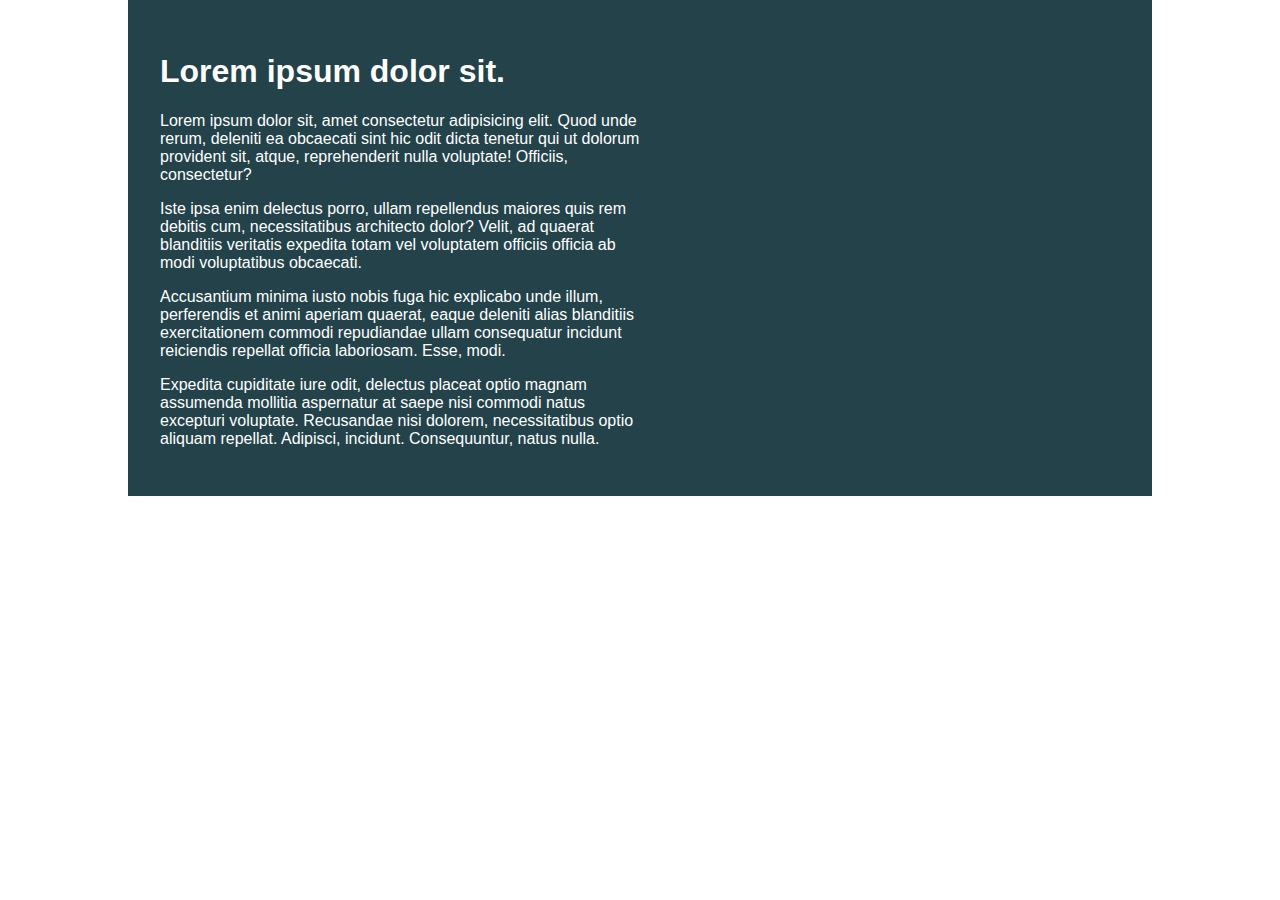
<file: challenge01/index.html>
<!DOCTYPE html>
<html lang="en">

<head>
    <meta charset="UTF-8">
    <meta name="viewport" content="width=device-width, initial-scale=1.0">
    <title>Day 01</title>

    <link rel="stylesheet" href="style.css">
</head>

<body>
    <div class="container">
        <div class="intro-content">
            <h1>Lorem ipsum dolor sit.</h1>
            <p>Lorem ipsum dolor sit, amet consectetur adipisicing elit. Quod unde rerum, deleniti ea obcaecati sint hic
                odit dicta tenetur qui ut dolorum provident sit, atque, reprehenderit nulla voluptate! Officiis,
                consectetur?</p>
            <p>Iste ipsa enim delectus porro, ullam repellendus maiores quis rem debitis cum, necessitatibus architecto
                dolor? Velit, ad quaerat blanditiis veritatis expedita totam vel voluptatem officiis officia ab modi
                voluptatibus obcaecati.</p>
            <p>Accusantium minima iusto nobis fuga hic explicabo unde illum, perferendis et animi aperiam quaerat, eaque
                deleniti alias blanditiis exercitationem commodi repudiandae ullam consequatur incidunt reiciendis
                repellat officia laboriosam. Esse, modi.</p>
            <p>Expedita cupiditate iure odit, delectus placeat optio magnam assumenda mollitia aspernatur at saepe nisi
                commodi natus excepturi voluptate. Recusandae nisi dolorem, necessitatibus optio aliquam repellat.
                Adipisci, incidunt. Consequuntur, natus nulla.</p>
        </div>
    </div>
</body>

</html>
</file>
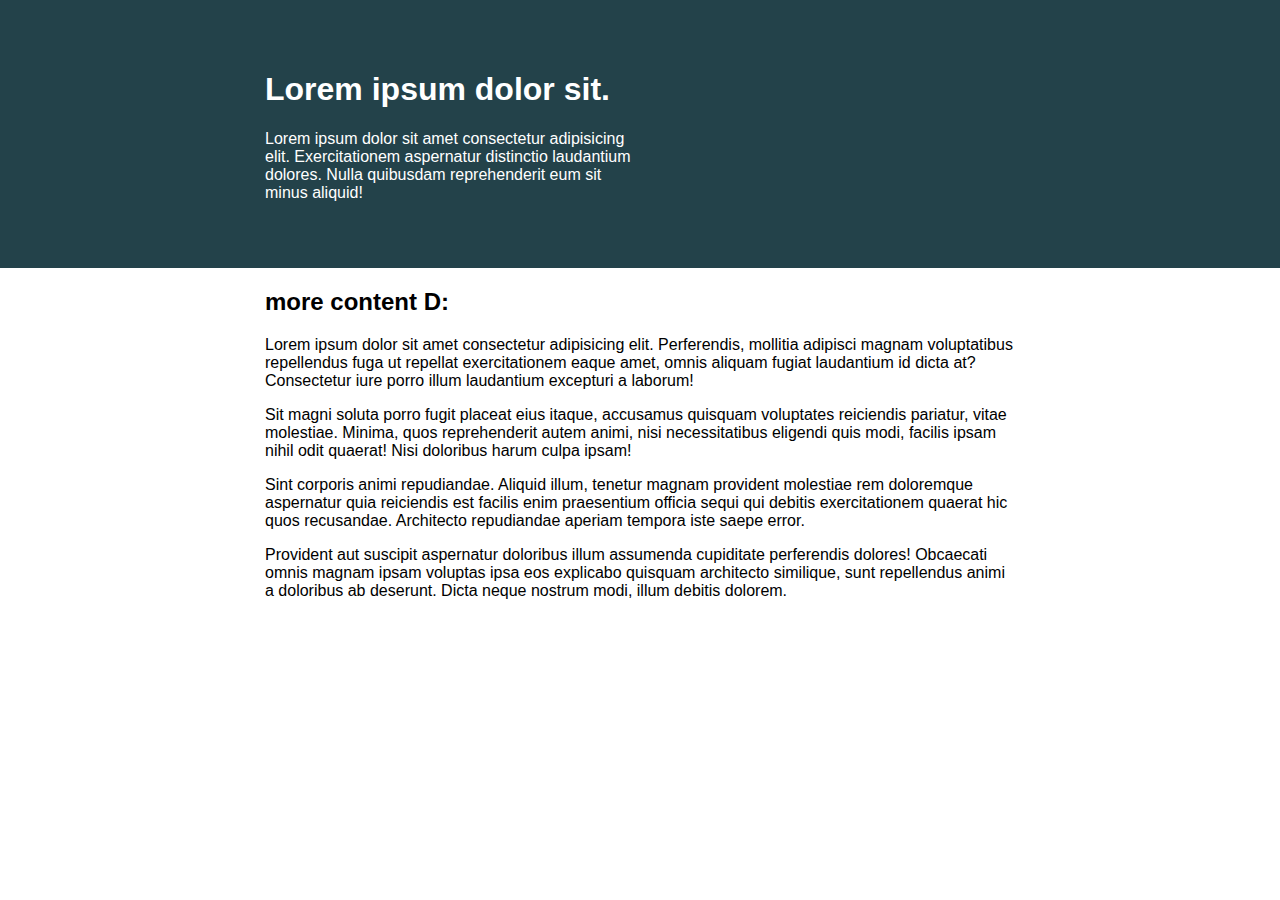
<file: challenge02/index.html>
<!DOCTYPE html>
<html lang="en">
  <head>
    <meta charset="UTF-8" />
    <meta name="viewport" content="width=device-width, initial-scale=1.0" />
    <title>Day 01</title>

    <link rel="stylesheet" href="style.css" />
  </head>
  <body>
    <div class="intro">
      <div class="container">
        <div class="intro-content">
          <h1>Lorem ipsum dolor sit.</h1>
          <p>
            Lorem ipsum dolor sit amet consectetur adipisicing elit.
            Exercitationem aspernatur distinctio laudantium dolores. Nulla
            quibusdam reprehenderit eum sit minus aliquid!
          </p>
        </div>
      </div>
    </div>

    <div class="container">
      <h2>more content D:</h2>
      <p>
        Lorem ipsum dolor sit amet consectetur adipisicing elit. Perferendis,
        mollitia adipisci magnam voluptatibus repellendus fuga ut repellat
        exercitationem eaque amet, omnis aliquam fugiat laudantium id dicta at?
        Consectetur iure porro illum laudantium excepturi a laborum!
      </p>
      <p>
        Sit magni soluta porro fugit placeat eius itaque, accusamus quisquam
        voluptates reiciendis pariatur, vitae molestiae. Minima, quos
        reprehenderit autem animi, nisi necessitatibus eligendi quis modi,
        facilis ipsam nihil odit quaerat! Nisi doloribus harum culpa ipsam!
      </p>
      <p>
        Sint corporis animi repudiandae. Aliquid illum, tenetur magnam provident
        molestiae rem doloremque aspernatur quia reiciendis est facilis enim
        praesentium officia sequi qui debitis exercitationem quaerat hic quos
        recusandae. Architecto repudiandae aperiam tempora iste saepe error.
      </p>
      <p>
        Provident aut suscipit aspernatur doloribus illum assumenda cupiditate
        perferendis dolores! Obcaecati omnis magnam ipsam voluptas ipsa eos
        explicabo quisquam architecto similique, sunt repellendus animi a
        doloribus ab deserunt. Dicta neque nostrum modi, illum debitis dolorem.
      </p>
    </div>
  </body>
</html>
</file>
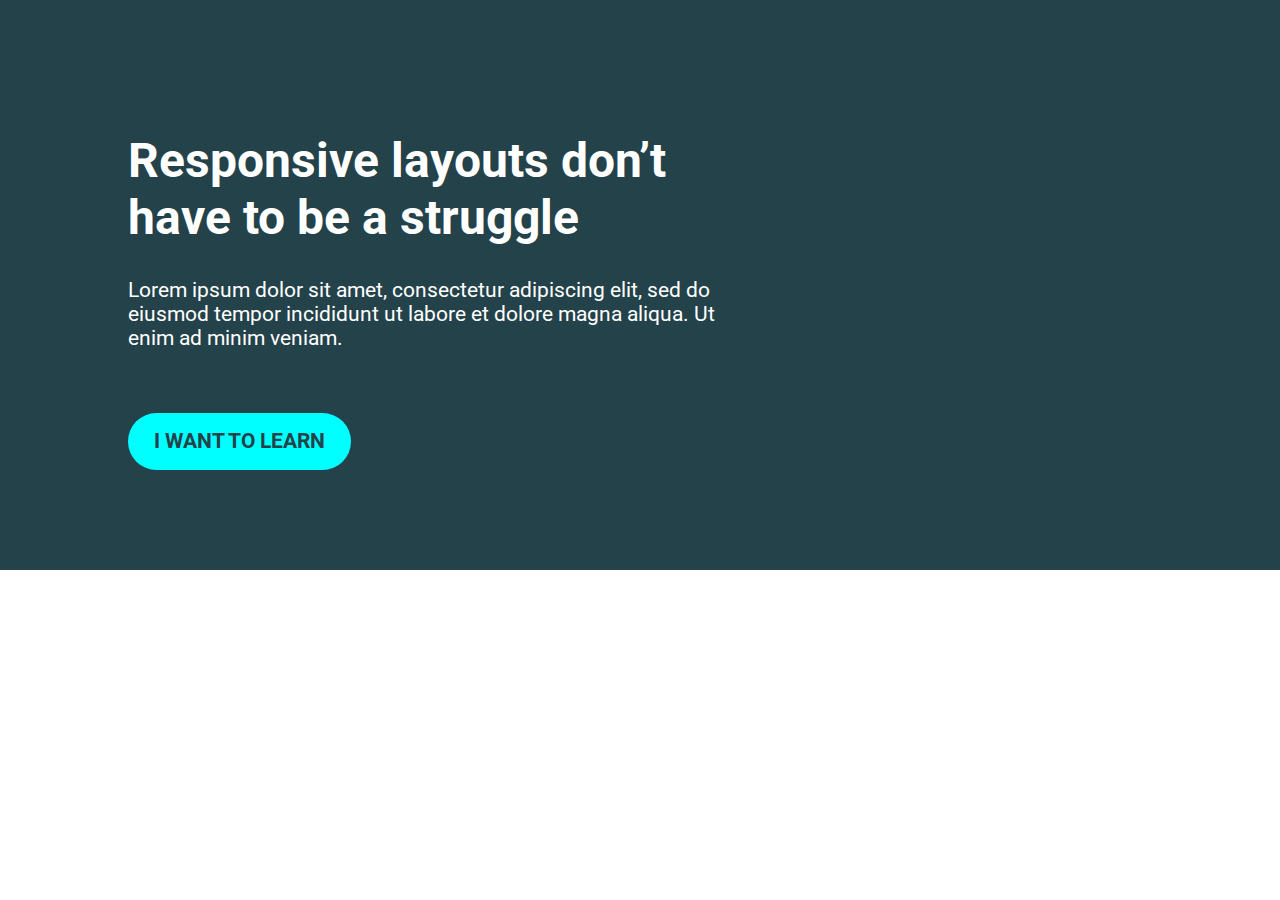
<file: challenge03/index.html>
<!DOCTYPE html>
<html lang="en">
  <head>
    <meta charset="UTF-8" />
    <meta http-equiv="X-UA-Compatible" content="IE=edge" />
    <meta name="viewport" content="width=device-width, initial-scale=1.0" />
    <link rel="stylesheet" href="style.css" />
    <title>Challenge 03</title>
    <link rel="preconnect" href="https://fonts.googleapis.com">
    <link rel="preconnect" href="https://fonts.gstatic.com" crossorigin>
    <link href="https://fonts.googleapis.com/css2?family=Roboto:wght@400;700;900&display=swap" rel="stylesheet">
  </head>
  <body>
    <div class="hero">
      <div class="container">
      <div class="hero__text">
        <h1>Responsive layouts don’t have to be a struggle</h1>
        <p>
          Lorem ipsum dolor sit amet, consectetur adipiscing elit, sed do eiusmod
          tempor incididunt ut labore et dolore magna aliqua. Ut enim ad minim
          veniam.
        </p>
          <a href="#" class="btn">I WANT TO LEARN</a>
      </div>
      </div>
  </body>
</html>
</file>
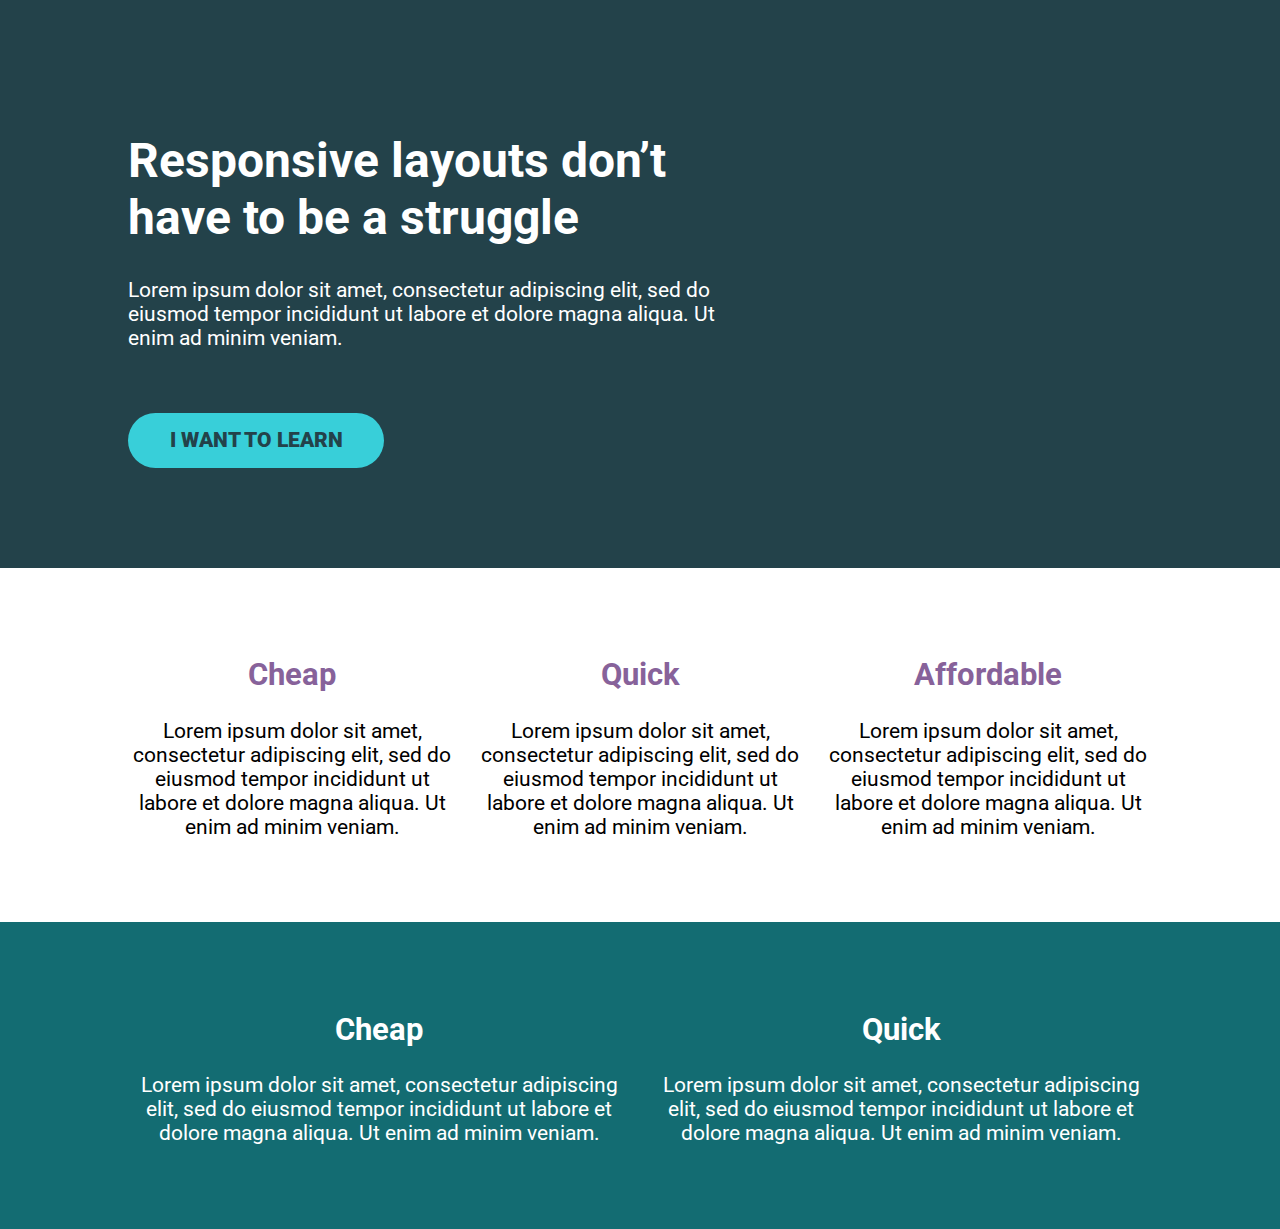
<file: challenge04/index.html>
<!DOCTYPE html>
<html lang="en">
  <head>
    <meta charset="UTF-8" />
    <meta name="viewport" content="width=device-width, initial-scale=1.0" />
    <title>Challenge time!</title>
    <link
      href="https://fonts.googleapis.com/css2?family=Roboto:wght@400;900&display=swap"
      rel="stylesheet"
    />
    <link rel="stylesheet" href="style.css" />
  </head>
  <body>
    <div class="hero">
      <div class="container d-flex justify-between">
        <div class="hero__text">
          <h1>Responsive layouts don’t have to be a struggle</h1>
          <p>
            Lorem ipsum dolor sit amet, consectetur adipiscing elit, sed do
            eiusmod tempor incididunt ut labore et dolore magna aliqua. Ut enim
            ad minim veniam.
          </p>
          <a href="#" class="btn">I want to learn</a>
        </div>
      </div>
    </div>

    <div class="container d-flex">
      <div class="col text-center">
        <h2 class="accent">Cheap</h2>
        <p>
          Lorem ipsum dolor sit amet, consectetur adipiscing elit, sed do
          eiusmod tempor incididunt ut labore et dolore magna aliqua. Ut enim ad
          minim veniam.
        </p>
      </div>
      <div class="col text-center">
        <h2 class="accent">Quick</h2>
        <p>
          Lorem ipsum dolor sit amet, consectetur adipiscing elit, sed do
          eiusmod tempor incididunt ut labore et dolore magna aliqua. Ut enim ad
          minim veniam.
        </p>
      </div>
      <div class="col text-center">
        <h2 class="accent">Affordable</h2>
        <p>
          Lorem ipsum dolor sit amet, consectetur adipiscing elit, sed do
          eiusmod tempor incididunt ut labore et dolore magna aliqua. Ut enim ad
          minim veniam.
        </p>
      </div>
    </div>

    <div class="footer">
      <div class="d-flex container">
        <div class="col text-center">
          <h2>Cheap</h2>
          <p>
            Lorem ipsum dolor sit amet, consectetur adipiscing elit, sed do
            eiusmod tempor incididunt ut labore et dolore magna aliqua. Ut enim
            ad minim veniam.
          </p>
        </div>
        <div class="col text-center">
          <h2>Quick</h2>
          <p>
            Lorem ipsum dolor sit amet, consectetur adipiscing elit, sed do
            eiusmod tempor incididunt ut labore et dolore magna aliqua. Ut enim
            ad minim veniam.
          </p>
        </div>
      </div>
    </div>
  </body>
</html>
</file>
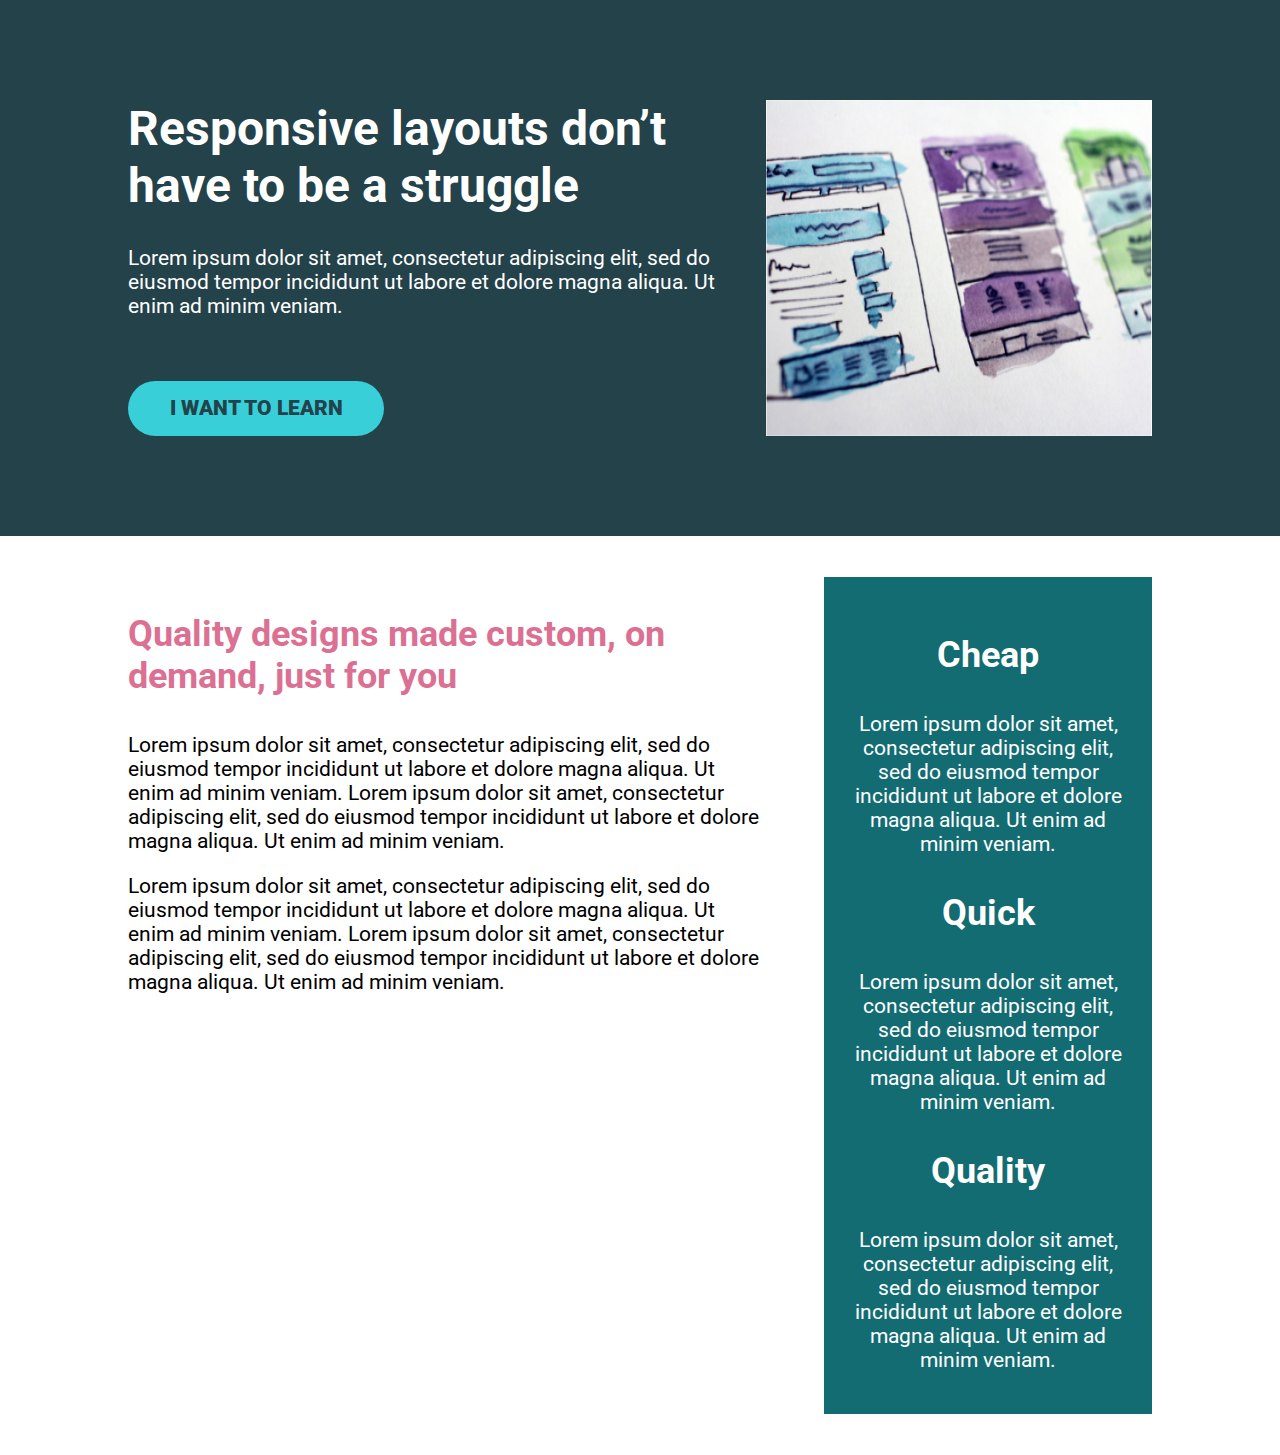
<file: challenge05/index.html>
<!DOCTYPE html>
<html lang="en">
  <head>
    <meta charset="UTF-8" />
    <meta name="viewport" content="width=device-width, initial-scale=1.0" />
    <title>Conquering Rsponsive Layouts</title>
    <link
      href="https://fonts.googleapis.com/css2?family=Roboto:wght@400;900&display=swap"
      rel="stylesheet"
    />
    <link rel="stylesheet" href="style.css" />
  </head>
  <body>
    <header class="hero">
      <div class="container d-flex justify-between">
        <div class="hero__text">
          <h1>Responsive layouts don’t have to be a struggle</h1>
          <p>
            Lorem ipsum dolor sit amet, consectetur adipiscing elit, sed do
            eiusmod tempor incididunt ut labore et dolore magna aliqua. Ut enim
            ad minim veniam.
          </p>
          <a href="#" class="btn">I want to learn</a>
        </div>
        <img src="img/hero-img.jpg" alt="" />
      </div>
    </header>
    <main class="d-flex justify-between container mt-2 mb-2">
      <section class="primary-content">
        <h3 class="section-title">
          Quality designs made custom, on demand, just for you
        </h3>
        <p>
          Lorem ipsum dolor sit amet, consectetur adipiscing elit, sed do
          eiusmod tempor incididunt ut labore et dolore magna aliqua. Ut enim ad
          minim veniam. Lorem ipsum dolor sit amet, consectetur adipiscing elit,
          sed do eiusmod tempor incididunt ut labore et dolore magna aliqua. Ut
          enim ad minim veniam.
        </p>
        <p>
          Lorem ipsum dolor sit amet, consectetur adipiscing elit, sed do
          eiusmod tempor incididunt ut labore et dolore magna aliqua. Ut enim ad
          minim veniam. Lorem ipsum dolor sit amet, consectetur adipiscing elit,
          sed do eiusmod tempor incididunt ut labore et dolore magna aliqua. Ut
          enim ad minim veniam.
        </p>
      </section>
      <aside class="sidebar text-centre">
        <h3>Cheap</h3>
        <p>
          Lorem ipsum dolor sit amet, consectetur adipiscing elit, sed do
          eiusmod tempor incididunt ut labore et dolore magna aliqua. Ut enim ad
          minim veniam.
        </p>
        <h3>Quick</h3>
        <p>
          Lorem ipsum dolor sit amet, consectetur adipiscing elit, sed do
          eiusmod tempor incididunt ut labore et dolore magna aliqua. Ut enim ad
          minim veniam.
        </p>
        <h3>Quality</h3>
        <p>
          Lorem ipsum dolor sit amet, consectetur adipiscing elit, sed do
          eiusmod tempor incididunt ut labore et dolore magna aliqua. Ut enim ad
          minim veniam.
        </p>
      </aside>
    </main>
  </body>
</html>
</file>
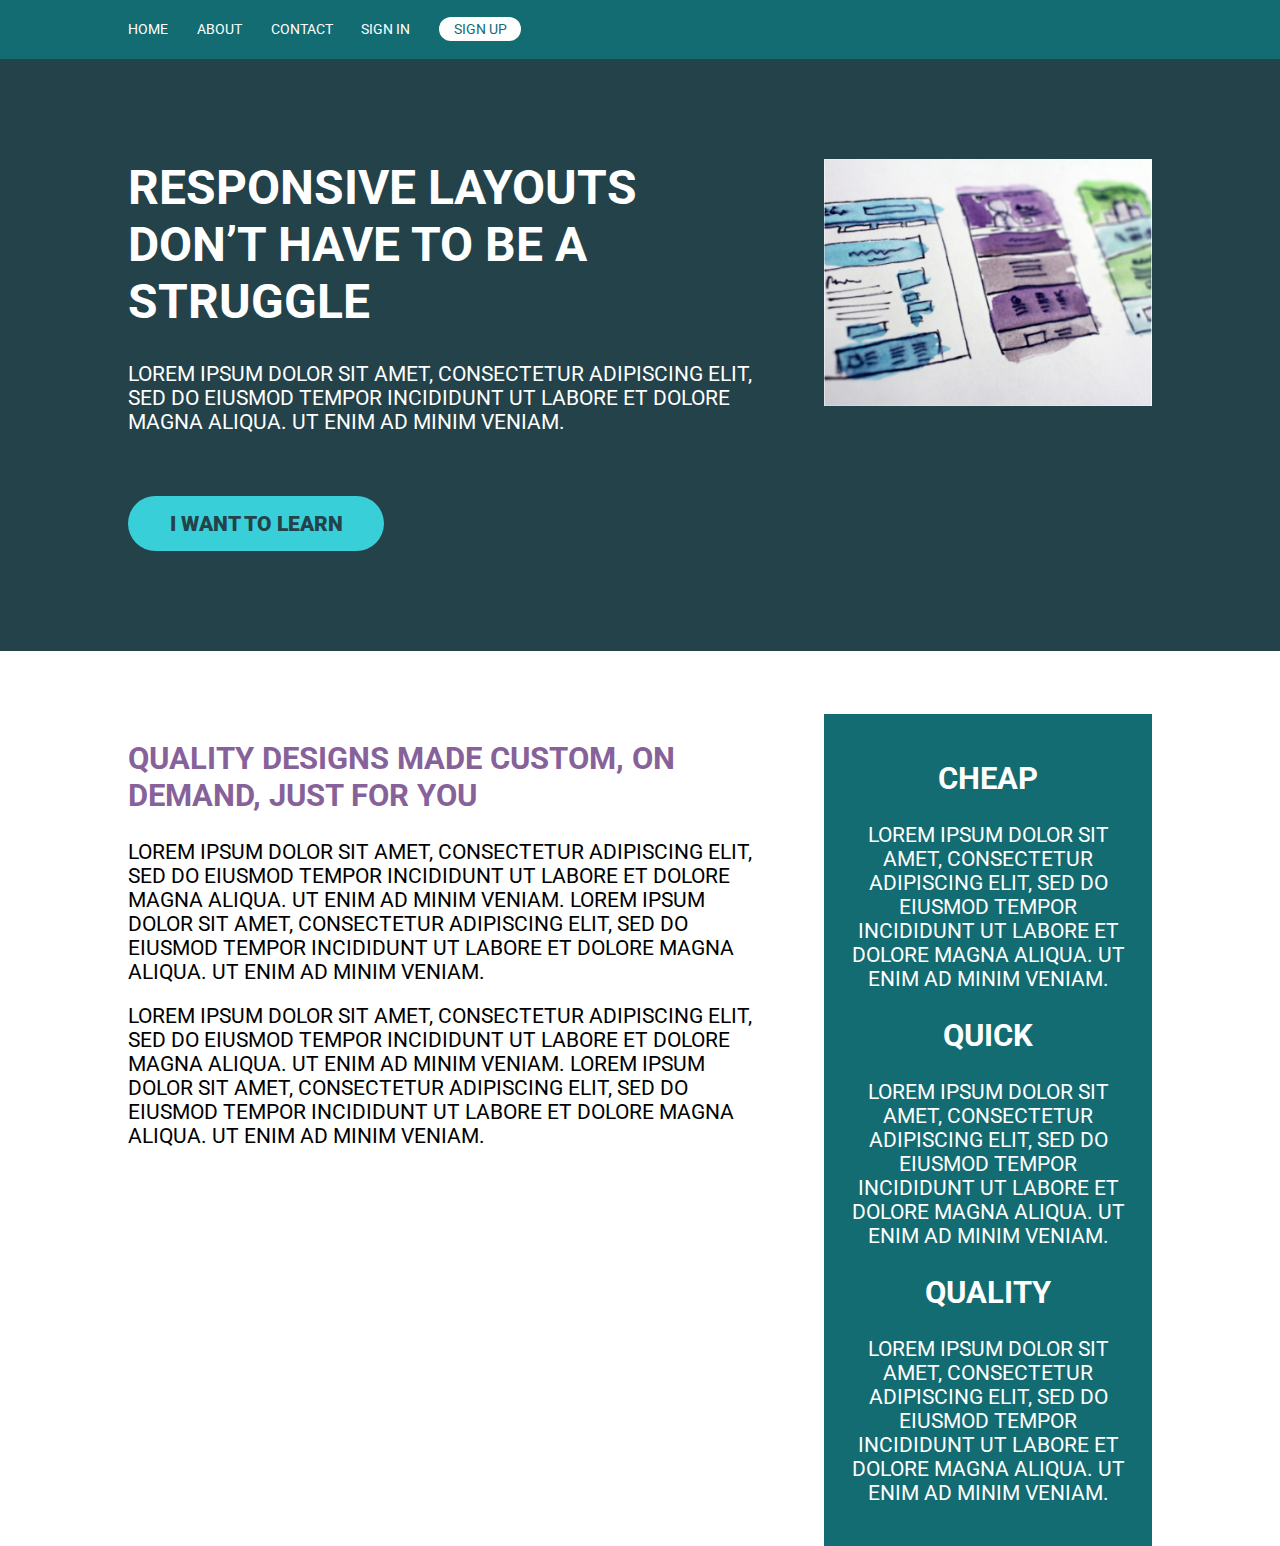
<file: challenge06/index.html>
<!DOCTYPE html>
<html lang="en">
  <head>
    <meta charset="UTF-8" />
    <meta name="viewport" content="width=device-width, initial-scale=1.0" />
    <title>Conquering Responsive Layouts</title>
    <link
      href="https://fonts.googleapis.com/css2?family=Roboto:wght@400;900&display=swap"
      rel="stylesheet"
    />
    <link rel="stylesheet" href="style.css" />
  </head>
  <body>
    <header>
      <nav class="nav container">
        <ul class="nav__list">
          <li class="nav__item"><a href="#" class="nav__link">Home</a></li>
          <li class="nav__item"><a href="#" class="nav__link">About</a></li>
          <li class="nav__item"><a href="#" class="nav__link">Contact</a></li>
          <li class="nav__item"><a href="#" class="nav__link">Sign In</a></li>
          <li class="nav__item">
            <a href="#" class="nav__link nav__link--button">Sign up</a>
          </li>
        </ul>
      </nav>
    </header>

    <section class="hero">
      <div class="container row">
        <div class="hero__text">
          <h1>Responsive layouts don’t have to be a struggle</h1>
          <p>
            Lorem ipsum dolor sit amet, consectetur adipiscing elit, sed do
            eiusmod tempor incididunt ut labore et dolore magna aliqua. Ut enim
            ad minim veniam.
          </p>
          <a href="#" class="btn">I want to learn</a>
        </div>
        <img
          src="img/hero-img.jpg"
          alt="UX design sketches"
          class="hero__img"
        />
      </div>
    </section>

    <main class="main container row">
      <section class="primary-content">
        <h2 class="section-title">
          Quality designs made custom, on demand, just for you
        </h2>
        <p>
          Lorem ipsum dolor sit amet, consectetur adipiscing elit, sed do
          eiusmod tempor incididunt ut labore et dolore magna aliqua. Ut enim ad
          minim veniam. Lorem ipsum dolor sit amet, consectetur adipiscing elit,
          sed do eiusmod tempor incididunt ut labore et dolore magna aliqua. Ut
          enim ad minim veniam.
        </p>
        <p>
          Lorem ipsum dolor sit amet, consectetur adipiscing elit, sed do
          eiusmod tempor incididunt ut labore et dolore magna aliqua. Ut enim ad
          minim veniam. Lorem ipsum dolor sit amet, consectetur adipiscing elit,
          sed do eiusmod tempor incididunt ut labore et dolore magna aliqua. Ut
          enim ad minim veniam.
        </p>
      </section>
      <aside class="sidebar">
        <h2 class="sidebar-title">Cheap</h2>
        <p>
          Lorem ipsum dolor sit amet, consectetur adipiscing elit, sed do
          eiusmod tempor incididunt ut labore et dolore magna aliqua. Ut enim ad
          minim veniam.
        </p>

        <h2 class="sidebar-title">Quick</h2>
        <p>
          Lorem ipsum dolor sit amet, consectetur adipiscing elit, sed do
          eiusmod tempor incididunt ut labore et dolore magna aliqua. Ut enim ad
          minim veniam.
        </p>

        <h2 class="sidebar-title">Quality</h2>
        <p>
          Lorem ipsum dolor sit amet, consectetur adipiscing elit, sed do
          eiusmod tempor incididunt ut labore et dolore magna aliqua. Ut enim ad
          minim veniam.
        </p>
      </aside>
    </main>
  </body>
</html>
</file>
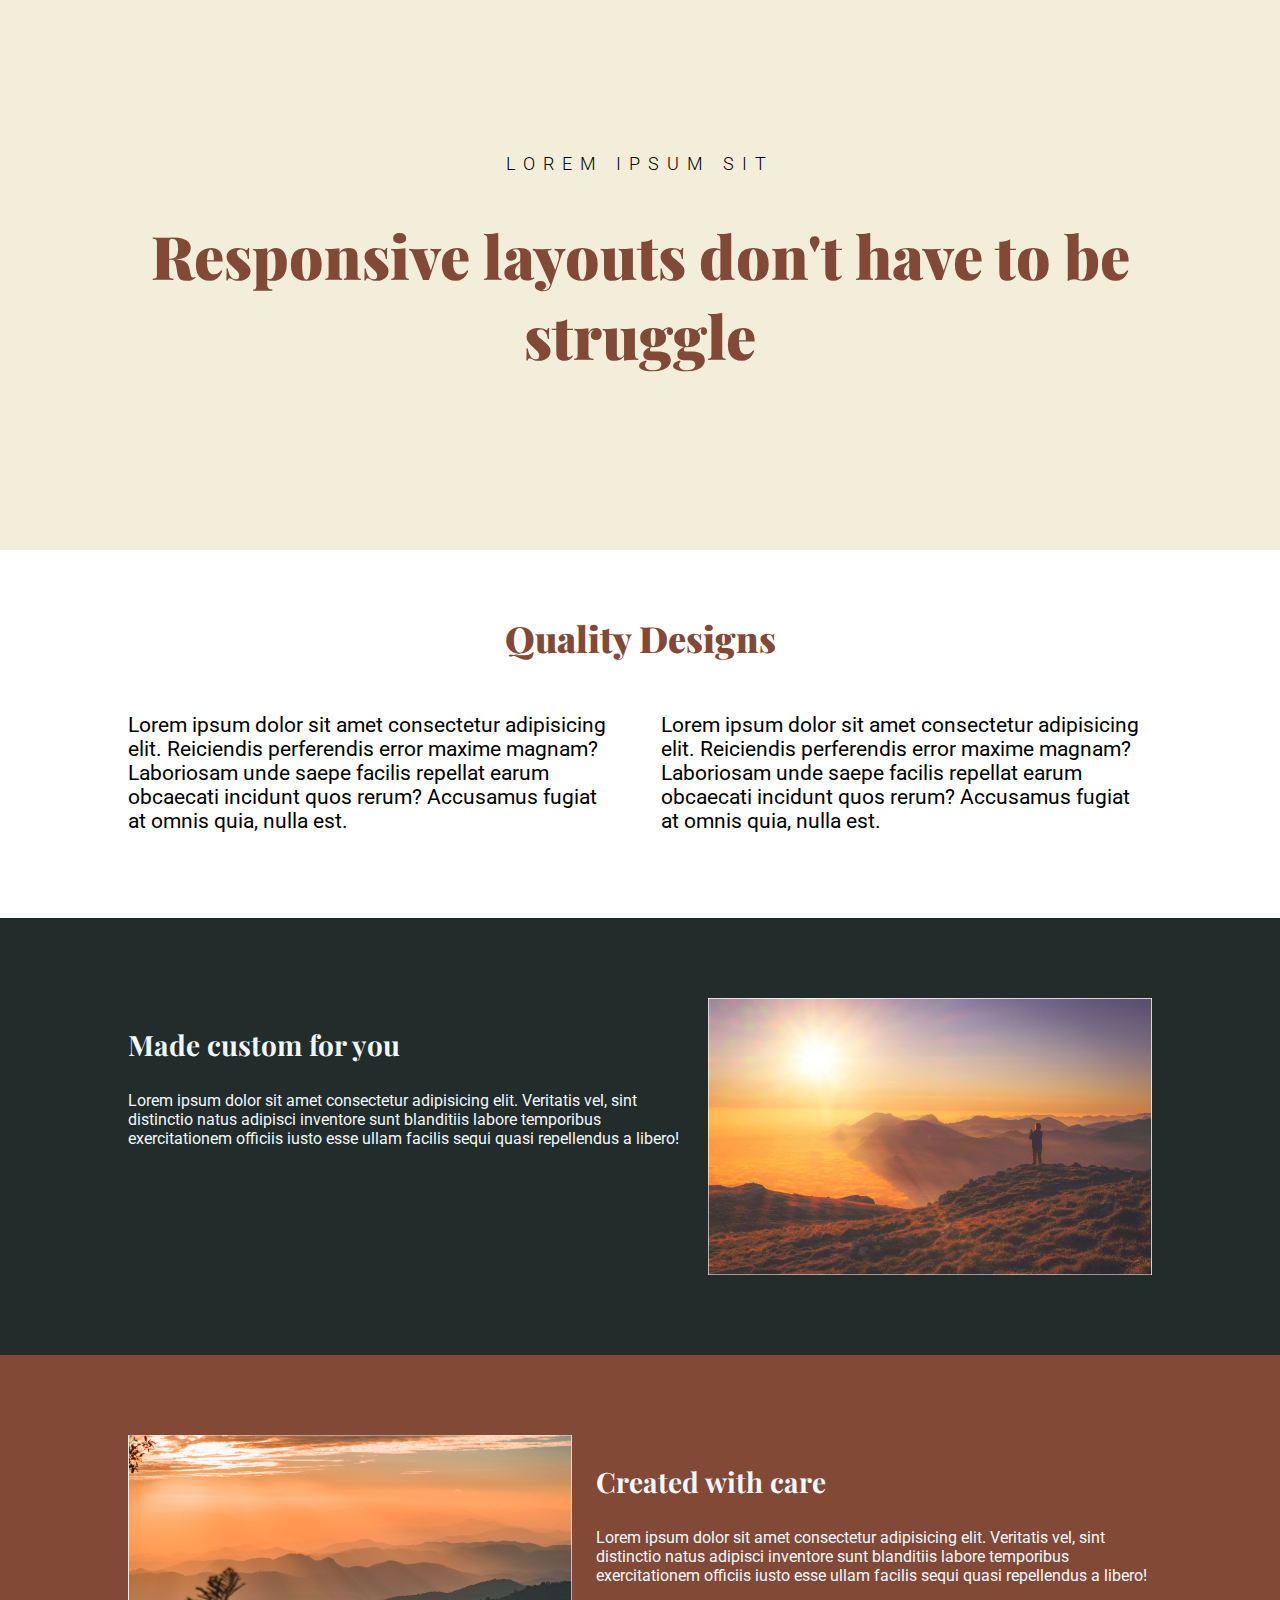
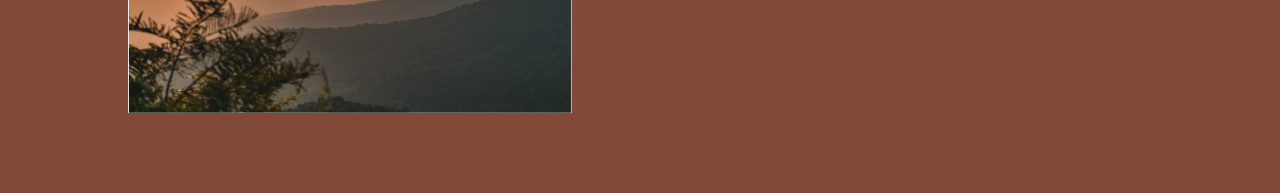
<file: challenge07/index.html>
<!DOCTYPE html>
<html lang="en">
  <head>
    <title>challenge 07</title>
    <meta charset="UTF-8" />
    <meta http-equiv="X-UA-Compatible" content="IE=edge" />
    <meta name="viewport" content="width=device-width, initial-scale=1.0" />
    <link rel="preconnect" href="https://fonts.googleapis.com" />
    <link rel="preconnect" href="https://fonts.gstatic.com" crossorigin />
    <link
      href="https://fonts.googleapis.com/css2?family=Playfair+Display:wght@900&family=Roboto:wght@300;400&display=swap"
      rel="stylesheet"
    />
    <link rel="stylesheet" href="style.css" />
  </head>
  <body>
    <header class="header">
      <div class="hero container">
        <p>LOREM IPSUM SIT</p>
        <h1>Responsive layouts don't have to be struggle</h1>
      </div>
    </header>
    <main class="main">
      <section class="first-sec">
        <div class="container">
          <h2 class="first-sec__title">Quality Designs</h2>
          <div class="first-sec__content d-flex">
            <p>
              Lorem ipsum dolor sit amet consectetur adipisicing elit.
              Reiciendis perferendis error maxime magnam? Laboriosam unde saepe
              facilis repellat earum obcaecati incidunt quos rerum? Accusamus
              fugiat at omnis quia, nulla est.
            </p>
            <p>
              Lorem ipsum dolor sit amet consectetur adipisicing elit.
              Reiciendis perferendis error maxime magnam? Laboriosam unde saepe
              facilis repellat earum obcaecati incidunt quos rerum? Accusamus
              fugiat at omnis quia, nulla est.
            </p>
          </div>
        </div>
      </section>
      <section class="sec2">
        <div class="content container d-flex">
          <div class="content_text">
            <h3 class="content_title">Made custom for you</h3>
            <p>
              Lorem ipsum dolor sit amet consectetur adipisicing elit. Veritatis
              vel, sint distinctio natus adipisci inventore sunt blanditiis
              labore temporibus exercitationem officiis iusto esse ullam facilis
              sequi quasi repellendus a libero!
            </p>
          </div>

          <img src="image-01.jpg" alt="" />
        </div>
      </section>
      <section class="sec3">
        <div class="content container d-flex">
          <img src="image-02.jpg" alt="" />
          <div class="content_text">
            <h3 class="content_title">Created with care</h3>
            <p>
              Lorem ipsum dolor sit amet consectetur adipisicing elit. Veritatis
              vel, sint distinctio natus adipisci inventore sunt blanditiis
              labore temporibus exercitationem officiis iusto esse ullam facilis
              sequi quasi repellendus a libero!
            </p>
          </div>
        </div>
      </section>
    </main>
  </body>
</html>
</file>
<file: challenge01/style.css>
/* INSTRUCTIONS
 *
 * 1) Limit the total width of
 *    the .intro-conent to about half
 *    of it's parent
 *
 * 2) Stop the text from overflowing
 *    out the bottom at small screen
 *    widths
 *
 * You may modify the HTML if needed
 *
 */

* {
  box-sizing: border-box;
}

body {
  margin: 0;
  font-family: sans-serif;
}

.container {
  background: #23424a;
  color: white;
  width: 80%;
  margin: 0 auto;
  padding: 2em;
}

.intro-content {
  width: 50%;
}
</file>
<file: challenge02/style.css>
/* INSTRUCTIONS
 *
 * 1) Keep the text inside .intro-content
 *    in the same place, but have the background
 *    extend from one side of the viewport
 *    to the other, no matter how wide or narrow
 *    the browser is.
 *
 * 2) Limit the maximum width of the text in the
 *    bottom area.
 *
 * You may modify the HTML if needed
 * (you probably should for this challenge)
 *
 */

* {
  box-sizing: border-box;
}

body {
  margin: 0;
  font-family: sans-serif;
}

.container {
  width: 80%;
  max-width: 750px;
  margin: 0 auto;

}

.intro {
  background: #23424a;
  color: white;
  padding: 50px 0;
}

.intro-content {
  width: 50%;
}
</file>
<file: challenge03/style.css>
*,
*::after,
*::before {
    box-sizing: border-box;
    font-family: Roboto;
}

body {
    margin: 0;
    font-family: Roboto, sans-serif;
    font-size: 1.3rem;
}



.hero {
    padding: 100px 0;
    background-color: #23424A;
    color: #FFF;
}

.container {
    width: 80%;
    max-width: 1100px;
    margin: 0 auto;
}


/* hero childrens */
.hero__text {
    width: 60%;
}

.hero h1 {
    font-size: 3rem;
    font-weight: 700;
}

.hero p {
    font-weight: 400;
    margin-bottom: 3em;
}

.btn {
    display: inline-block;
    text-decoration: none;
    padding: .8em 1.25em;
    text-transform: uppercase;
    background-color: aqua;
    color: #23424A;
    font-weight: 700;
    border-radius: 100vmax;
}

.btn:hover,
.btn:focus {
    opacity: .75;
}
</file>
<file: challenge04/style.css>
/* 
////// For this challenge ///////

- You will have to modify the HTML

- You can add new classes in the HTML
  if you need to

// Requirements
1. The headings in the first d-flex must be
   a different color
2. The two .col at the bottom must go next
   to one another
3. The section at the bottom should have
   a dark background color and a different
   color of text
4. I've removed the "gap" that I created,
   so you'll have to add it back in

   */

*,
*::before,
*::after {
    box-sizing: border-box;
}

body {
    margin: 0;
    font-family: 'Roboto', sans-serif;
    font-size: 1.3rem;
}


h1 {
    font-size: 3rem;
}

/* utility class */
.container {
    width: 80%;
    max-width: 1100px;
    margin: 0 auto;
}

.d-flex {
    display: flex;
    gap: 20px;
}



.accent {
    color: #87629A;
}

.text-center {
    text-align: center;
}

/* hero */

.hero {
    padding: 100px 0;
    background-color: #23424A;
    color: #FFF;
}

.hero__text {
    width: 60%;
}

.hero_img {
    width: 30%;
    align-self: flex-start;
}

.hero p {
    margin-bottom: 3em;
}

.btn {
    display: inline-block;
    text-decoration: none;
    text-transform: uppercase;
    color: #23424A;
    font-weight: 900;
    background-color: #38CFD9;
    padding: .75em 2em;
    border-radius: 100px;
}

.btn:hover,
.btn:focus {
    opacity: .75;
}


.col {
    padding: 3em 0;
    width: 50%;
}

.footer {
    color: #FFF;
    background-color: #136c72;
}
</file>
<file: challenge05/style.css>
/* 
////// For this challenge ///////

- All text is in the text.md file

// Requirements
1. Refer to the design specs for the
   overall layout 
2. The image should line up with
   the sidebar in the section
   below

*/

*,
*::before,
*::after {
    box-sizing: border-box;
}

/* Utility Class */


.mt-2 {
    margin-top: 2em !important;
}

.mb-2 {
    margin-bottom: 2em !important;
}


.d-flex {
    /* display: flex => flex container */
    display: flex;
    /* can't use yet */
    /* gap: 100px; */
}

.flex-col {
    flex-direction: column;
}

.text-centre {
    text-align: center;

}

.justify-between {
    justify-content: space-between;

}


.col {
    width: 100%;
}

/* ---Utility Class--- */
body {
    margin: 0;
    font-family: 'Roboto', sans-serif;
    font-size: 1.3rem;
}

img {
    max-width: 100%;
}

h1 {
    font-size: 3rem;
    margin-top: 0;
}

h3 {
    font-size: 36px;
}

.container {
    width: 80%;
    max-width: 1100px;
    margin: 0 auto;
}


/* Hero  */
.hero {
    padding: 100px 0;
    background-color: #23424A;
    color: #FFF;
}

.hero__text {
    width: 62%;
}

.hero__img {
    width: 32%;
    align-self: flex-start;
}

.hero p {
    margin-bottom: 3em;
}

.btn {
    display: inline-block;
    text-decoration: none;
    text-transform: uppercase;
    color: #23424A;
    font-weight: 900;
    background-color: #38CFD9;
    padding: .75em 2em;
    border-radius: 100px;
}

.btn:hover,
.btn:focus {
    opacity: .75;
}

/* ---Hero---  */

/* Main */
.primary-content {
    width: 62%;
}

.section-title {
    color: palevioletred;
}

.sidebar {
    width: 32%;
    color: #FFF;
    background-color: #136C72;
    padding: 1em;
}


/* ---Main--- */
</file>
<file: challenge06/style.css>
/* 
////// For this challenge ///////

- All text is in the text.md file

// Requirements
   1. Get all the navigation items next to one another
   2. Add a space between all the items
*/

*,
*::before,
*::after {
    box-sizing: border-box;
    text-decoration: none;
    text-transform: uppercase;
}

body {
    margin: 0;
    font-family: 'Roboto', sans-serif;
    font-size: 1.3rem;
}

img {
    max-width: 100%;
}

h1 {
    font-size: 3rem;
    margin-top: 0;
}

.section-title {
    color: #87629A;
}

.btn {
    display: inline-block;
    text-decoration: none;
    text-transform: uppercase;
    color: #23424A;
    font-weight: 900;
    background-color: #38CFD9;
    padding: .75em 2em;
    border-radius: 100px;
}

.btn:hover,
.btn:focus {
    opacity: .75;
}

.container {
    width: 80%;
    max-width: 1100px;
    margin: 0 auto;
}

.row {
    display: flex;
    justify-content: space-between;
}

.col {
    /* these are now flex items */
    width: 100%;
}

.col+.col {
    margin-left: 30px;
}


header {
    background: #136c72;
    padding: 1em 0;
}

.nav__list {
    margin: 0;
    padding: 0;
    list-style: none;
    display: flex;
    gap: 2em;
    align-items: center;
    font-size: .9rem;
}

.nav__link {
    color: #fff;


}

.nav__link--button {
    background: #fff;
    color: #136c72;
    padding: .25em 1em;
    border-radius: 10em;
}

.nav__link:hover {
    opacity: .75;
}


.hero {
    padding: 100px 0;
    background-color: #23424A;
    color: #FFF;
}

.hero__text {
    width: 62%;
}

.hero__img {
    width: 32%;
    align-self: flex-start;
}

.hero p {
    margin-bottom: 3em;
}

.main {
    margin-top: 3em;
}

.primary-content {
    width: 62%;
}

.sidebar {
    width: 32%;
    padding: 1em;
    text-align: center;
    color: #fff;
    background-color: #136c72;
}
</file>
<file: challenge07/style.css>
*,
*::after,
*::before {
    box-sizing: border-box;
}


:root {
    --roboto: 'Roboto', sans-serif;
    --play: 'Playfair Display';
    --brghit: #F3EED9;
    --brown: #824936;
    --dark: #222C2A;
}

body {
    margin: 0;
    font-family: var(--roboto);
}

img {
    max-width: 50%;
}

h1 {
    font-size: 60px;
    font-family: var(--play);
    font-weight: 900;
    color: #824936;
}

/* utility classes */

.container {
    width: min(80%, 1128px);
    margin: 0 auto;
}

.d-flex {
    display: flex;
}

.flex-col {
    flex-direction: column;
}

.justify-between {
    justify-content: space-between;
}

/* ---utility classes--- */

/* header */
.header {
    background-color: var(--brghit);
    min-height: 550px;
    display: flex;
    align-items: center;
    justify-content: center;
}

.hero {
    text-align: center;
}

.hero p {
    font-size: 18px;
    font-weight: 300;
    letter-spacing: 8px;
}

/* ---header--- */


/* Main */

/* Section 1 */
.first-sec {
    margin: 4em 0;
}

.first-sec__title {
    font-family: var(--play);
    font-size: 36px;
    font-weight: 900;
    text-align: center;
    color: var(--brown);
}

.first-sec__content {
    font-family: var(--roboto);
    font-size: 21px;
    font-weight: 400;
    justify-content: space-between;
    gap: 2em;

}




/* ---Section 1--- */

.content_title {
    font-size: 28px;
    font-family: var(--play);
}

/* Section 2 */
.sec2 {
    background-color: var(--dark);
    padding: 5em 0;

}

.content {
    justify-content: space-between;
    gap: 1.5em;
}

.content_text {
    color: aliceblue;

}

/* ---Section 2--- */
/* Section 3 */
.sec3 {
    background-color: var(--brown);
    padding: 5em 0;

}

/* ---Section 3--- */
/* ---Main--- */
</file>
